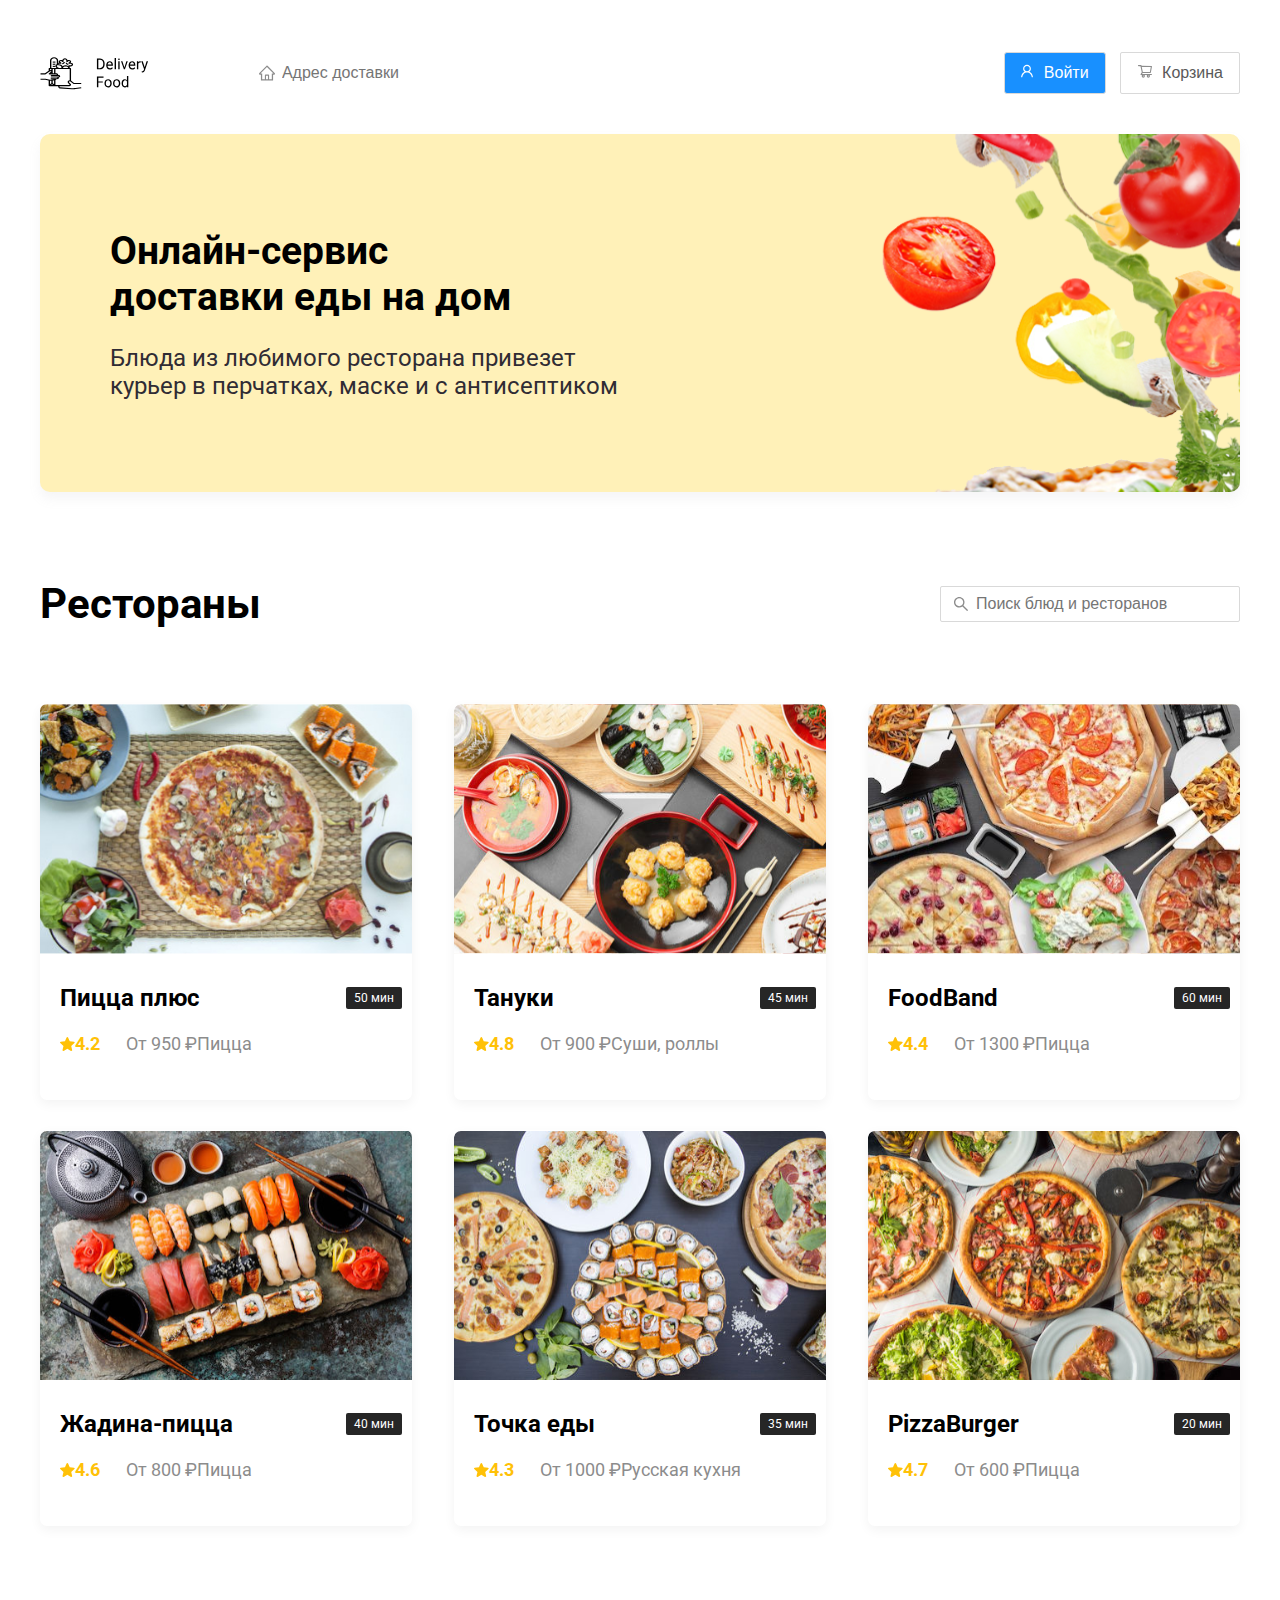
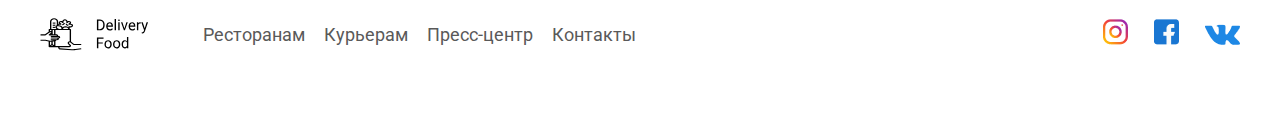
<file: index.html>
<!DOCTYPE html>
<html lang="ru">
<head>
    <meta charset="UTF-8">
    <meta name="viewport" content="width=device-width, initial-scale=1.0">
    <meta http-equiv="X-UA-Compatible" content="ie=edge">
    <title>Delivery Food - доставка еды на дом!</title>
	<link rel="stylesheet" type="text/css" href="style/style.css">
</head>
<body>
    <div class="container">
        <header class="header">
            <img src="img/logo.svg" alt="Logo" class="logo">
            <input class="adress-input" type="text" placeholder="Адрес доставки">
            <div class="buttons">
                <button class="button-primary">
                    <img src="img/user.svg" alt="user" class="button-icon">
                    <span class="button-text">Войти</span>
                </button>
                <button class="button" id="cart-button">
                    <img src="img/basket.svg" alt="Корзина" class="button-icon">
                    Корзина
                </button>
            </div>
        </header>
    </div>
    <main class="main">
		<div class="container">
			<section class="promo1">
				<h1 class="promo-title">Онлайн-сервис <br>доставки еды на дом</h1>
				<p class="promo-text">Блюда из любимого ресторана привезет курьер в перчатках, маске и с антисептиком</p>
			</section>
			<section class="restaurants">
				<div class="section-heading">
					<h2 class="section-title">Рестораны</h2>
					<input type="text" class="input input-search" placeholder="Поиск блюд и ресторанов">
				</div>
			</section>
				<div class="cards">
					<div class="card wow fadeInUp" data-wow-delay="0.2s" style="visibility: visible; animation-delay: 0.2s; animation-name: fadeInUp;">
						<img src="img/card-image.jpg" alt="image" class="card-image">
						<div class="card-heading">
							<h3 class="card-title">Пицца плюс</h3>
							<span class="card-tag tag">50 мин</span>
						</div>
						<div class="card-info">
							<img src="img/rating.svg" class="rating-star">
							<div class="rating">4.2</div>
							<div class="price">От 950 ₽</div>
							<div class="category">Пицца</div>
						</div>
					</div>
					<div class="card wow fadeInUp" data-wow-delay="0.4s" style="visibility: visible; animation-delay: 0.4s; animation-name: fadeInUp;">
						<a href="reustarant/index.html" target="_blank"><img src="img/tanuki.svg" alt="image" class="card-image"></a>
						<div class="card-heading">
							<h3 class="card-title">Тануки</h3>
							<span class="card-tag tag">45 мин</span>
						</div>
						<div class="card-info">
							<img src="img/rating.svg" class="rating-star">
							<div class="rating">4.8</div>
							<div class="price">От 900 ₽</div>
							<div class="category">Суши, роллы</div>
						</div>
					</div>
					<div class="card wow fadeInUp" data-wow-delay="0.6s" style="visibility: visible; animation-delay: 0.6s; animation-name: fadeInUp;">
						<img src="img/foodband.svg" alt="image" class="card-image">
						<div class="card-heading">
							<h3 class="card-title">FoodBand</h3>
							<span class="card-tag tag">60 мин</span>
						</div>
						<div class="card-info">
							<img src="img/rating.svg" class="rating-star">
							<div class="rating">4.4</div>
							<div class="price">От 1300 ₽</div>
							<div class="category">Пицца</div>
						</div>
					</div>
					<div class="card wow fadeInUp" data-wow-delay="0.2s" style="visibility: visible; animation-delay: 0.2s; animation-name: fadeInUp;">
						<img src="img/jpizza.svg" alt="image" class="card-image">
						<div class="card-heading">
							<h3 class="card-title">Жадина-пицца</h3>
							<span class="card-tag tag">40 мин</span>
						</div>
						<div class="card-info">
							<img src="img/rating.svg" class="rating-star">
							<div class="rating">4.6</div>
							<div class="price">От 800 ₽</div>
							<div class="category">Пицца</div>
						</div>
					</div>
					<div class="card wow fadeInUp" data-wow-delay="0.4s" style="visibility: visible; animation-delay: 0.4s; animation-name: fadeInUp;">
						<img src="img/teda.svg" alt="image" class="card-image">
						<div class="card-heading">
							<h3 class="card-title">Точка еды</h3>
							<span class="card-tag tag">35 мин</span>
						</div>
						<div class="card-info">
							<img src="img/rating.svg" class="rating-star">
							<div class="rating">4.3</div>
							<div class="price">От 1000 ₽</div>
							<div class="category">Русская кухня</div>
						</div>
					</div>
					<div class="card wow fadeInUp" data-wow-delay="0.6s" style="visibility: visible; animation-delay: 0.6s; animation-name: fadeInUp;">
						<img src="img/bpizza.svg" alt="image" class="card-image">
						<div class="card-heading">
							<h3 class="card-title">PizzaBurger</h3>
							<span class="card-tag tag">20 мин</span>
						</div>
						<div class="card-info">
							<img src="img/rating.svg" class="rating-star">
							<div class="rating">4.7</div>
							<div class="price">От 600 ₽</div>
							<div class="category">Пицца</div>
						</div>
					</div>
				</div>
			</div>
    </main>   
        <footer class="footer">
                <div class="container">
                    <div class="footer-block">
                        <img src="img/logo.svg" alt="logo" class="logo footer-logo">
                        <nav class="footer-nav">
                            <a href="#" class="footer-link">Ресторанам </a>
                            <a href="#" class="footer-link">Курьерам</a>
                            <a href="#" class="footer-link">Пресс-центр</a>
                            <a href="#" class="footer-link">Контакты</a>
                        </nav>
                        <div class="social-link">
                        <a href="#" class="social-link"><img src="img/insta.png" alt="Instagram"></a>
                        <a href="#" class="social-link"><img src="img/fb.png" alt="Facebook"></a>
                        <a href="#" class="social-link"><img src="img/VK.png" alt="Vkontakte"></a>
                        </div>
                    </div>
                </div>
        </footer>  
        <div class="modal">
            <div class="modal-dialog">
                <div class="modal-header">
                    <h3 class="modal-title">Корзина</h3>
                    <button class="close">
                        ×
                    </button>
                </div>
                <div class="modal-body">
                    <div class="food-row">
                        <span class="food-name">Ролл угорь стандарт</span>
                        <strong class="food-price">250 ₽</strong>
                        <div class="food-count">
                            <button class="counter-button">-</button>
                            <span class="counter">1</span>
                            <button class="counter-button">+</button>
                        </div>
                    </div>
                    <div class="food-row">
                        <span class="food-name">Ролл угорь стандарт</span>
                        <strong class="food-price">250 ₽</strong>
                        <div class="food-count">
                            <button class="counter-button">-</button>
                            <span class="counter">1</span>
                            <button class="counter-button">+</button>
                        </div>
                    </div>
                    <div class="food-row">
                        <span class="food-name">Ролл угорь стандарт</span>
                        <strong class="food-price">250 ₽</strong>
                        <div class="food-count">
                            <button class="counter-button">-</button>
                            <span class="counter">1</span>
                            <button class="counter-button">+</button>
                        </div>
                    </div>
                    <div class="food-row">
                        <span class="food-name">Ролл угорь стандарт</span>
                        <strong class="food-price">250 ₽</strong>
                        <div class="food-count">
                            <button class="counter-button">-</button>
                            <span class="counter">1</span>
                            <button class="counter-button">+</button>
                        </div>
                    </div>
                    <div class="food-row">
                        <span class="food-name">Ролл угорь стандарт</span>
                        <strong class="food-price">250 ₽</strong>
                        <div class="food-count">
                            <button class="counter-button">-</button>
                            <span class="counter">1</span>
                            <button class="counter-button">+</button>
                        </div>
                    </div>
                </div>
                <div class="modal-footer">
                    <span class="modal-pricetag">1250 ₽</span>
                        <div class="footer-buttons">
                            <button class="button button-primary">Оформить заказ</button>
                            <button class="button">Отмена</button>
                        </div>
                </div>
            </div>
        </div>
<script src="script/script.js"></script>      
</body>
</html>
</file>
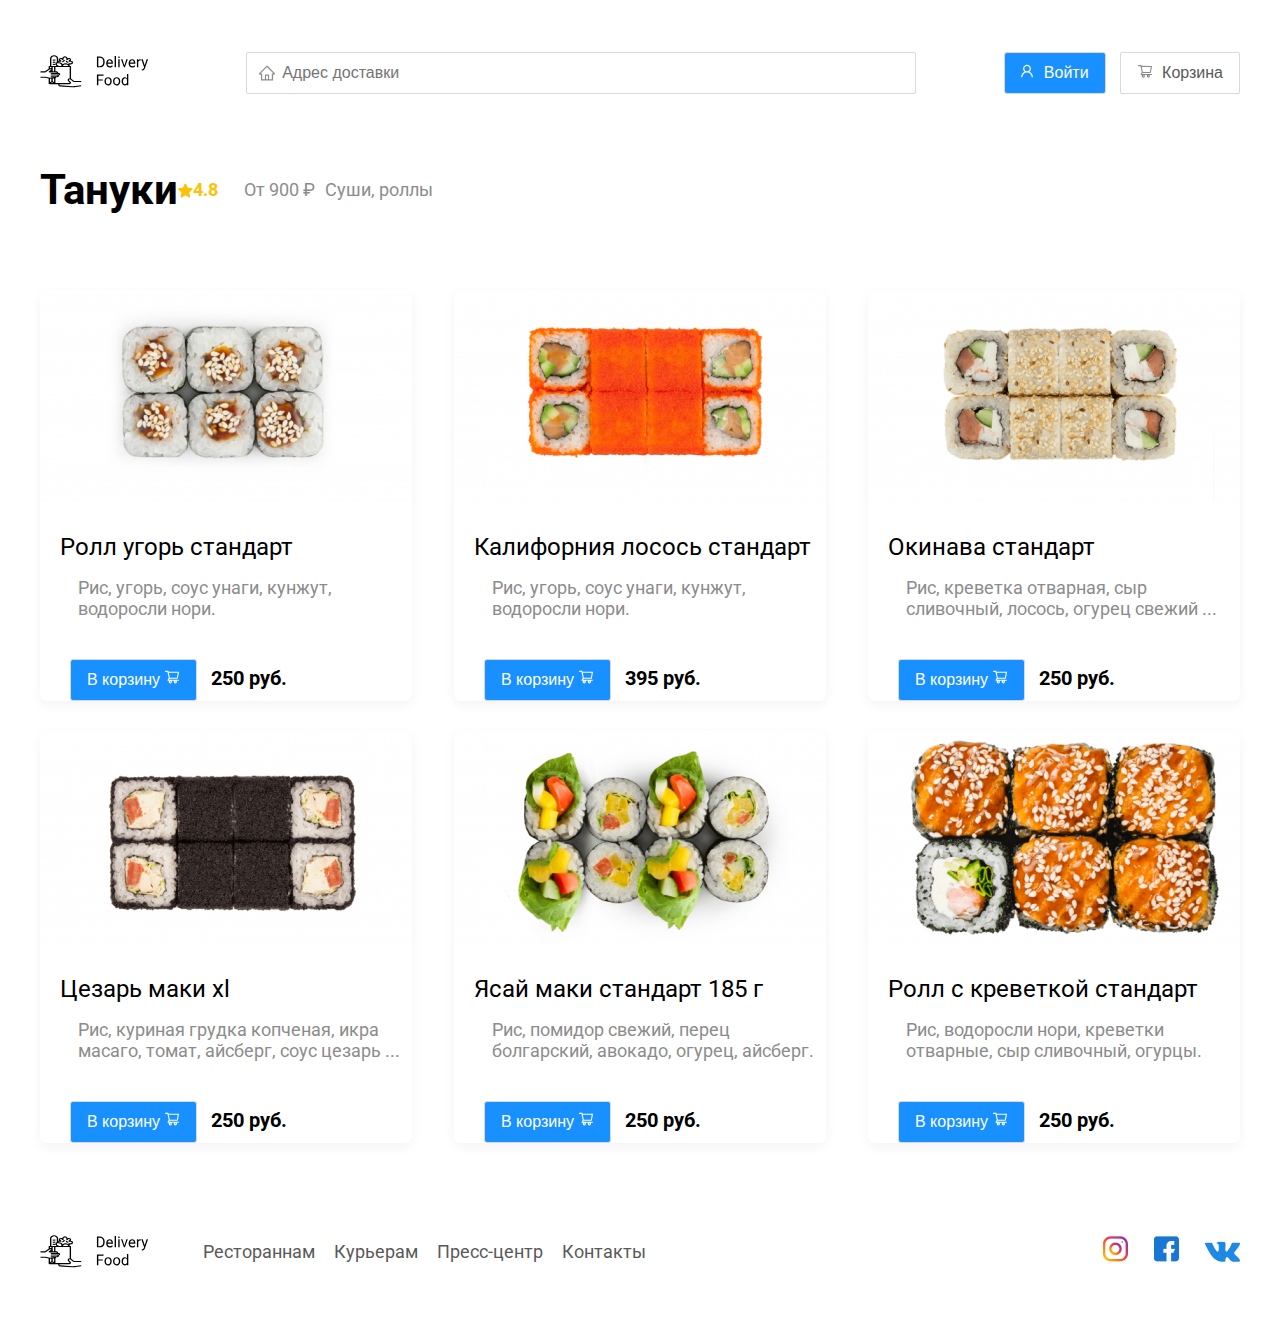
<file: reustarant/index.html>
<!DOCTYPE html>
<html lang="ru" class="translated-ltr"
><head>
    <meta http-equiv="Content-Type" content="text/html; charset=UTF-8">
	<meta name="viewsort" content="width-device-width, initial-scale=1.0">
	<title>Тануки - доставка еды на дом!</title>
	<link rel="stylesheet" type="text/css" href="style/style.css">
</head>
<body>
	<div class="container">
		<header class="header">
			<a href="../index.html" class="alogo"><img src="img/logo.svg" alt="Логотип" class="logo"></a>
			<input type="text" class="input adress-input" placeholder="Адрес доставки">
			<div class="buttons">
				<button class="button-primary">
					<img src="img/user.svg" alt="Пользователь" class="button-icon">
					<span class="button-text">Войти</span>
				</button>
				<button class="button" id="cart-button">
					<img src="img/basket.svg" alt="Корзина" class="button-icon">
                    Корзина
				</button>
			</div>
		</header>
	</div>
	<main class="main">
		<div class="container">
		<section class="restaurants">
			<div class="section-heading">
				<h2 class="section-title">Тануки</h2>
				<div class="restaurant-info">
					<img src="img/rating.svg" class="rating-star">
					<div class="rating">4.8</div>
					<div class="price">От 900 ₽</div>
					<div class="category">Суши, роллы</div>
			    </div>
			</div>
		</section>
			<div class="cards">
				<div class="card wow fadeInUp" data-wow-delay="0.2s" style="visibility: visible; animation-delay: 0.2s; animation-name: fadeInUp;">
					<img src="img/roll1.png" alt="изображение" class="card-image animated FadeInUp delay-1s">
					<div class="card-heading">
						<h3 class="card-title card-title-reg">Ролл угорь стандарт</h3>
					</div>
					<div class="card-info">
						<div class="ingredients">
							Рис, угорь, соус унаги, кунжут, водоросли нори.
						</div>
					</div>
					<div class="card-buttons">
						<button class="button button-primary">
							<span class="button-card-text">В корзину</span>
							<img src="img/shopping-cart.svg" alt="корзина" class="button-card-image">
						</button>
					<strong class="card-price-bold">250 руб.</strong>
					</div>
				</div>
				<div class="card wow fadeInUp" data-wow-delay="0.4s" style="visibility: visible; animation-delay: 0.4s; animation-name: fadeInUp;">
					<img src="img/roll2.png" alt="изображение" class="card-image">
					<div class="card-heading">
						<h3 class="card-title card-title-reg">Калифорния лосось стандарт</h3>
					</div>
					<div class="card-info">
						<div class="ingredients">
							Рис, угорь, соус унаги, кунжут, водоросли нори.
						</div>
					</div>
					<div class="card-buttons">
						<button class="button button-primary">
							<span class="button-card-text">В корзину</span>
							<img src="img/shopping-cart.svg" alt="корзина" class="button-card-image">
						</button>
					<strong class="card-price-bold">395 руб.</strong>
					</div>
				</div>
				<div class="card wow fadeInUp" data-wow-delay="0.6s" style="visibility: visible; animation-delay: 0.6s; animation-name: fadeInUp;">
					<img src="img/roll3.png" alt="изображение" class="card-image">
					<div class="card-heading">
						<h3 class="card-title card-title-reg">Окинава стандарт</h3>
					</div>
					<div class="card-info">
						<div class="ingredients">
							Рис, креветка отварная, сыр сливочный, лосось, огурец свежий ...
						</div>
					</div>
					<div class="card-buttons">
						<button class="button button-primary">
							<span class="button-card-text">В корзину</span>
							<img src="img/shopping-cart.svg" alt="корзина" class="button-card-image">
						</button>
					<strong class="card-price-bold">250 руб.</strong>
					</div>
				</div>
				<div class="card wow fadeInUp" data-wow-delay="0.2s" style="visibility: visible; animation-delay: 0.2s; animation-name: fadeInUp;">
					<img src="img/roll4.png" alt="изображение" class="card-image">
					<div class="card-heading">
						<h3 class="card-title card-title-reg">Цезарь маки хl</h3>
					</div>
					<div class="card-info">
						<div class="ingredients">
							Рис, куриная грудка копченая, икра масаго, томат, айсберг, соус цезарь ...
						</div>
					</div>
					<div class="card-buttons">
						<button class="button button-primary">
							<span class="button-card-text">В корзину</span>
							<img src="img/shopping-cart.svg" alt="корзина" class="button-card-image">
						</button>
					<strong class="card-price-bold">250 руб.</strong>
					</div>
				</div>
				<div class="card wow fadeInUp" data-wow-delay="0.4s" style="visibility: visible; animation-delay: 0.4s; animation-name: fadeInUp;">
					<img src="img/roll5.png" alt="изображение" class="card-image">
					<div class="card-heading">
						<h3 class="card-title card-title-reg">Ясай маки стандарт 185 г</h3>
					</div>
					<div class="card-info">
						<div class="ingredients">
							Рис, помидор свежий, перец болгарский, авокадо, огурец, айсберг.
						</div>
					</div>
					<div class="card-buttons">
						<button class="button button-primary">
							<span class="button-card-text">В корзину</span>
							<img src="img/shopping-cart.svg" alt="корзина" class="button-card-image">
						</button>
					<strong class="card-price-bold">250 руб.</strong>
					</div>
				</div>
				<div class="card wow fadeInUp" data-wow-delay="0.6s" style="visibility: visible; animation-delay: 0.6s; animation-name: fadeInUp;">
					<img src="img/roll6.png" alt="изображение" class="card-image">
					<div class="card-heading">
						<h3 class="card-title card-title-reg">Ролл с креветкой стандарт</h3>
					</div>
					<div class="card-info">
						<div class="ingredients">
							Рис, водоросли нори, креветки отварные, сыр сливочный, огурцы.
						</div>
					</div>
					<div class="card-buttons">
						<button class="button button-primary">
							<span class="button-card-text">В корзину</span>
							<img src="img/shopping-cart.svg" alt="корзина" class="button-card-image">
						</button>
					<strong class="card-price-bold">250 руб.</strong>
					</div>
				</div>
			</div>
		</div></main>
		<footer class="footer">
			<div class="container">
				<div class="footer-block">
					<img src="img/logo.svg" alt="логотип" class="logo footer-logo">
					<nav class="footer-nav">
						<a href="#" class="footer-link">Рестораннам</a>
						<a href="#" class="footer-link">Курьерам</a>
						<a href="#" class="footer-link">Пресс-центр</a>
						<a href="#" class="footer-link">Контакты</a>
					</nav>
					<div class="social-link">
					<a href="#" class="social-link"><img src="img/insta.png" alt="Instagram"></a>
					<a href="#" class="social-link"><img src="img/fb.png" alt="Facebook"></a>
					<a href="#" class="social-link"><img src="img/VK.png" alt="Вконтакте"></a>
					</div>
				</div>
			</div>
	</footer>
	<div class="modal">
		<div class="modal-dialog">
			<div class="modal-header">
				<h3 class="modal-title">Корзина</h3>
				<button class="close">×</button>
			</div>
			<div class="modal-body">
				<div class="food-row">
					<span class="food-name">Ролл угорь стандарт</span>
					<strong class="food-price">250 руб.</strong>
					<div class="food-count">
						<button class="counter-button">-</button>
						<span class="counter">1</span>
						<button class="counter-button">+</button>
					</div>
				</div>
				<div class="food-row">
					<span class="food-name">Ролл угорь стандарт</span>
					<strong class="food-price">250 руб.</strong>
					<div class="food-count">
						<button class="counter-button">-</button>
						<span class="counter">1</span>
						<button class="counter-button">+</button>
					</div>
				</div>
				<div class="food-row">
					<span class="food-name">Ролл угорь стандарт</span>
					<strong class="food-price">250 руб.</strong>
					<div class="food-count">
						<button class="counter-button">-</button>
						<span class="counter">1</span>
						<button class="counter-button">+</button>
					</div>
				</div>
				<div class="food-row">
					<span class="food-name">Ролл угорь стандарт</span>
					<strong class="food-price">250 руб.</strong>
					<div class="food-count">
						<button class="counter-button">-</button>
						<span class="counter">1</span>
						<button class="counter-button">+</button>
					</div>
				</div>
				<div class="food-row">
					<span class="food-name">Ролл угорь стандарт</span>
					<strong class="food-price">250 руб.</strong>
					<div class="food-count">
						<button class="counter-button">-</button>
						<span class="counter">1</span>
						<button class="counter-button">+</button>
					</div>
				</div>
			</div>
			<div class="modal-footer">
				<span class="modal-pricetag">1250 руб.</span>
					<div class="footer-buttons">
						<button class="button button-primary">Оформить заказ</button>
						<button class="button">Отмена</button>
					</div>
			</div>
		</div>
	</div>
<script src="script/script.js"></script>	
</body>
</html>
</file>
<file: style/style.css>
@import url('https://fonts.googleapis.com/css?family=Roboto:400,700&display=swap&subset=cyrillic');

* {
	box-sizing: border-box;
}
body {
	padding-top: 44px;
	font-family: "Roboto", sans-serif;
}

.container {
	max-width: 1200px;
	margin: auto;
}

.header {
	display: flex;
	align-items: center;
	justify-content: space-between;
	margin-bottom: 40px;
}

.input {
	border-radius: 2px;
	background: #FFFFFF;
	border: 1px solid #D9D9D9;
	font-size: 16px;
	line-height: 24px;
	padding: 8px;
	padding-left: 35px;
	background-repeat: no-repeat;
	background-position: left 11px center;
	line-height: 24px;
}

.adress-input {
	flex: 0.8;
	width: 690px;
	font-size: 16px;
	background: url(../img/home.svg);
	background-repeat: no-repeat;
	background-position: left 11px center;
	padding-left: 35px;
	border:#1890ff;
	height: 40px;
}

.input-search {
	height: 36px;
	width: 300px;
	background: url(../img/search.svg);
	background-repeat: no-repeat;
	background-position: left 11px center;
	padding-left: 35px;
	border: 1px solid #D9D9D9;
	box-sizing: border-box;
	border-radius: 2px;
	margin-left: auto;
}

.button {
	padding: 8px 16px;
	background: #fff;
	border: 1px solid #d9d9d9;
	box-sizing: border-box;
	box-shadow: 0px 0px 2px rgba(0, 0, 0, 0.0015);
	border-radius: 2px;
	color: #595959;
	font-size: 16px;
	line-height: 24px;
}
.button-primary {
	padding: 8px 16px;
	background: #1890ff;
	border: 1px solid #d9d9d9;
	box-sizing: border-box;
	box-shadow: 0px 0px 2px rgba(0, 0, 0, 0.0015);
	border-radius: 3px;
	color: #fff;
	font-size: 16px;
	line-height: 24px;
	margin-left: 10px;
	margin-right: 10px;       
}

.button-icon {
	margin-right: 6px;
}

.promo1 {
	box-shadow: 0px 7px 12px rgba(158, 158, 163, 0.1);
	background: #FFF1B8 url(../img/promo-image.svg) no-repeat top -40px right -247px / 924px;
	border-radius: 10px;
	padding: 68px 70px;
	max-width: 1200px;
	margin-bottom: 56px;
}
.section-heading {
	flex-wrap: wrap;
}

.promo-title {
	font-style: normal;
	font-weight: bold;
	font-size: 39px;
	line-height: 46px;
	margin-bottom: 15px;
}

.promo-text {
	font-style: normal;
	font-weight: normal;
	font-size: 24px;
	line-height: 28px;
	color: #302c34;
	max-width: 538px;
}

.section-heading {
	display: flex;
	align-items: center;
	margin-bottom: 44px;
	font-style: normal;
	font-weight: bold;
	font-size: 28px;
	line-height: 42px;
	color: #000000;
	flex-wrap: wrap;
}

.cards {
	display: flex;
	align-items: flex-start;
	flex-wrap: wrap;
	justify-content: space-between;
}

.card {
	background: #FFFFFF;
	box-shadow: 0px 4px 12px rgba(0, 0, 0, 0.05);
	overflow: hidden;
	border-radius: 7px;
	margin-bottom: 30px;
	flex-basis: 31%;
}
.card-image {
	max-width: 384px;
	max-height: 250px;
	object-fit: cover;
}

.card-text {
	padding-top: 20px;
	padding-bottom: 35px;
	padding-left: 23px;
	padding-right: 23px;
}

.card-heading {
	display: flex;
	align-items: center;
	justify-content: space-between;
}

.card-title {
	font-style: normal;
	font-weight: bold;
	font-size: 24px;
	line-height: 32px;
	margin-left: 20px;
}

.card-title-reg {
	display: flex;
	flex-wrap: wrap;
	font-weight: 400;
}

.card-tag {
	color: #fff;
	font-style: normal;
	font-weight: normal;
	font-size: 12px;
	line-height: 20px;
	background: #262626;
	border-radius: 2px;
	padding: 1px 8px;
	margin-right: 10px;
}

.card-info {
	display: flex;
	align-items: center;
	margin-bottom: 40px;
	margin-top: -10px;
	margin-left: 20px;
	flex-wrap: wrap;
}
.restaurant-info {
	display: flex;
}

.card-price-bold {
	font-style: normal;
	font-weight: bold;
	font-size: 20px;
	line-height: 32px;
	color: #000000;
}

.card-buttons {
	margin-left: 20px;
}
.rating {
	margin-right: 26px;
	color: #FFC107;
	font-style: normal;
	font-weight: bold;
	font-size: 18px;
	line-height: 32px;
}

.price, .category {
	color: #8C8C8C;
	font-style: normal;
	font-weight: normal;
	font-size: 18px;
	line-height: 32px;
}

.ingredients {
	color: #8c8c8c;
	font-size: 18px;
	line-height: 21px;
	margin-left: 18px;
}
.footer {
	padding: 60px 0;
}

.footer-block {
	display: flex;
	align-items: center;
	justify-content: space-between;
}

.footer-nav {
	margin-right: auto;
	margin-left: 35px;
}

.footer-link {
	display: inline-block;
	color: #595959;
	text-decoration: none;
	font-style: normal;
	font-weight: normal;
	font-size: 18px;
	line-height: 21px;
}

.footer-link:not(:last-child) {
	margin-right: 15px;
}

.social-links {
	display: flex;
	align-items: center;
}

.social-link:not(:last-child) {
	margin-right: 21px;
}

.modal {
	display: none;
	position: fixed;
	left: 0;
	top: 0;
	width: 100%;
	height: 100%;
	background: rgba(0,0,0, 0.4);
	overflow-y: auto;
}

.is-open {
	display: flex;
}

.modal-header {
	display: flex;
	align-items: center;
	justify-content: space-between;
	margin-bottom: 45px;
}

.modal-title {
	margin: 0;
	font-weight: bold;
	font-size: 36px;
	line-height: 42px;
}

.close {
	font-size: 36px;
	border: none;
	background-color: transparent;
}

.modal-dialog {
	position: absolute;
	width: 95%;
	max-width: 780px;
	background: #FFFFFF;
	border-radius: 5px;
	margin-left: 555px;
	margin-top: 200px;
	padding: 40px 45px;
}

.modal-body {
	margin-bottom: 52px;
}
.modal-footer {
	display: flex;
	align-items: center;
	justify-content: space-between;
}

.fotoer-buttons {
	display: flex;
	align-items: center;
}
</file>
<file: reustarant/style/style.css>
@import url('https://fonts.googleapis.com/css?family=Roboto:400,700&display=swap&subset=cyrillic');

* {
	box-sizing: border-box;
}

body {
	padding-top: 44px;
	font-family: "Roboto", sans-serif;
}

.container {
	max-width: 1200px;
	margin: auto;
}

.header {
	display: flex;
	align-items: center;
	justify-content: space-between;
	margin-bottom: 40px;
}

.input {
	border-radius: 2px;
	background: #FFFFFF;
	border: 1px solid #D9D9D9;
	font-size: 16px;
	line-height: 24px;
	padding: 8px;
	padding-left: 35px;
	background-repeat: no-repeat;
	background-position: left 11px center;
	line-height: 24px;
}

.adress-input {
	flex: 0.8;
	width: 690px;
	font-size: 16px;
	background: url(../../img/home.svg);
	background-repeat: no-repeat;
	background-position: left 11px center;
	padding-left: 35px;
}

.input-search {
	height: 36px;
	width: 300px;
	background: url(../../img/search.svg);
	background-repeat: no-repeat;
	background-position: left 11px center;
	padding-left: 35px;
	border: 1px solid #D9D9D9;
	box-sizing: border-box;
	border-radius: 2px;
	margin-left: auto;
}

.button {
	padding: 8px 16px;
	background: #fff;
	border: 1px solid #d9d9d9;
	box-sizing: border-box;
	box-shadow: 0px 0px 2px rgba(0, 0, 0, 0.0015);
	border-radius: 2px;
	color: #595959;
	font-size: 16px;
	line-height: 24px;
}

.button-primary {
	padding: 8px 16px;
	background: #1890ff;
	border: 1px solid #d9d9d9;
	box-sizing: border-box;
	box-shadow: 0px 0px 2px rgba(0, 0, 0, 0.0015);
	border-radius: 3px;
	color: #fff;
	font-size: 16px;
	line-height: 24px;
	margin-left: 10px;
	margin-right: 10px;       
}

.button-icon {
	margin-right: 6px;
}

.promo1 {
	box-shadow: 0px 7px 12px rgba(158, 158, 163, 0.1);
	background: #FFF1B8 url(../../img/promo-image.svg) no-repeat top -100px right -247px / 924px;
	border-radius: 10px;
	padding: 68px 70px;
	max-width: 1200px;
	margin-bottom: 56px;
}
.section-heading {
	flex-wrap: wrap;
}

.promo-title {
	font-style: normal;
	font-weight: bold;
	font-size: 39px;
	line-height: 46px;
	margin-bottom: 15px;
}

.promo-text {
	font-style: normal;
	font-weight: normal;
	font-size: 24px;
	line-height: 28px;
	color: #302c34;
	max-width: 538px;
}

.section-heading {
	display: flex;
	align-items: center;
	margin-bottom: 44px;
	font-style: normal;
	font-weight: bold;
	font-size: 28px;
	line-height: 42px;
	color: #000000;
	flex-wrap: wrap;
}

.cards {
	display: flex;
	align-items: flex-start;
	flex-wrap: wrap;
	justify-content: space-between;
}

.card {
	background: #FFFFFF;
	box-shadow: 0px 4px 12px rgba(0, 0, 0, 0.05);
	overflow: hidden;
	border-radius: 7px;
	margin-bottom: 30px;
	flex-basis: 31%;
}

.card-image {
	max-width: 384px;
	max-height: 250px;
	object-fit: cover;
}

.card-text {
	padding-top: 20px;
	padding-bottom: 35px;
	padding-left: 23px;
	padding-right: 23px;
}

.card-heading {
	display: flex;
	align-items: center;
	justify-content: space-between;
}

.card-title {
	font-style: normal;
	font-weight: bold;
	font-size: 24px;
	line-height: 32px;
	margin-left: 20px;
}

.card-title-reg {
	display: flex;
	flex-wrap: wrap;
	font-weight: 400;
}

.card-tag {
	color: #fff;
	font-style: normal;
	font-weight: normal;
	font-size: 12px;
	line-height: 20px;
	background: #262626;
	border-radius: 2px;
	padding: 1px 8px;
	margin-right: 10px;
}

.card-info {
	display: flex;
	align-items: center;
	margin-bottom: 40px;
	margin-top: -10px;
	margin-left: 20px;
	flex-wrap: wrap;
}
.restaurant-info {
	display: flex;
}

.card-price-bold {
	font-style: normal;
	font-weight: bold;
	font-size: 20px;
	line-height: 32px;
	color: #000000;
}

.card-buttons {
	margin-left: 20px;
}

.rating {
	margin-right: 26px;
	color: #FFC107;
	font-style: normal;
	font-weight: bold;
	font-size: 18px;
	line-height: 32px;
}

.price, .category {
	color: #8C8C8C;
	font-style: normal;
	font-weight: normal;
	font-size: 18px;
	line-height: 32px;
}
.ingredients {
	color: #8c8c8c;
	font-size: 18px;
	line-height: 21px;
	margin-left: 18px;
}

.category {
	text-overflow: ellipsis;
	overflow: hidden;
	white-space: nowrap;
	max-width: 150px;
}

.price {
	margin-right: 10px;
}

.footer {
	padding: 60px 0;
}

.footer-block {
	display: flex;
	align-items: center;
	justify-content: space-between;
}

.footer-nav {
	margin-right: auto;
	margin-left: 35px;
}

.footer-link {
	display: inline-block;
	color: #595959;
	text-decoration: none;
	font-style: normal;
	font-weight: normal;
	font-size: 18px;
	line-height: 21px;
}

.footer-link:not(:last-child) {
	margin-right: 15px;
}

.social-links {
	display: flex;
	align-items: center;
}

.social-link:not(:last-child) {
	margin-right: 21px;
}

.modal {
	display: none;
	position: fixed;
	left: 0;
	top: 0;
	width: 100%;
	height: 100%;
	background: rgba(0,0,0, 0.4);
	overflow-y: auto;
}

.is-open {
	display: flex;
}

.modal-header {
	display: flex;
	align-items: center;
	justify-content: space-between;
	margin-bottom: 45px;
}

.modal-title {
	margin: 0;
	font-weight: bold;
	font-size: 36px;
	line-height: 42px;
}


.close {
	font-size: 36px;
	border: none;
	background-color: transparent;
}

.modal-dialog {
	position: absolute;
	width: 95%;
	max-width: 780px;
	background: #FFFFFF;
	border-radius: 5px;
	margin-left: 555px;
	margin-top: 200px;
	padding: 40px 45px;
}

.modal-body {
	margin-bottom: 52px;
}
</file>
